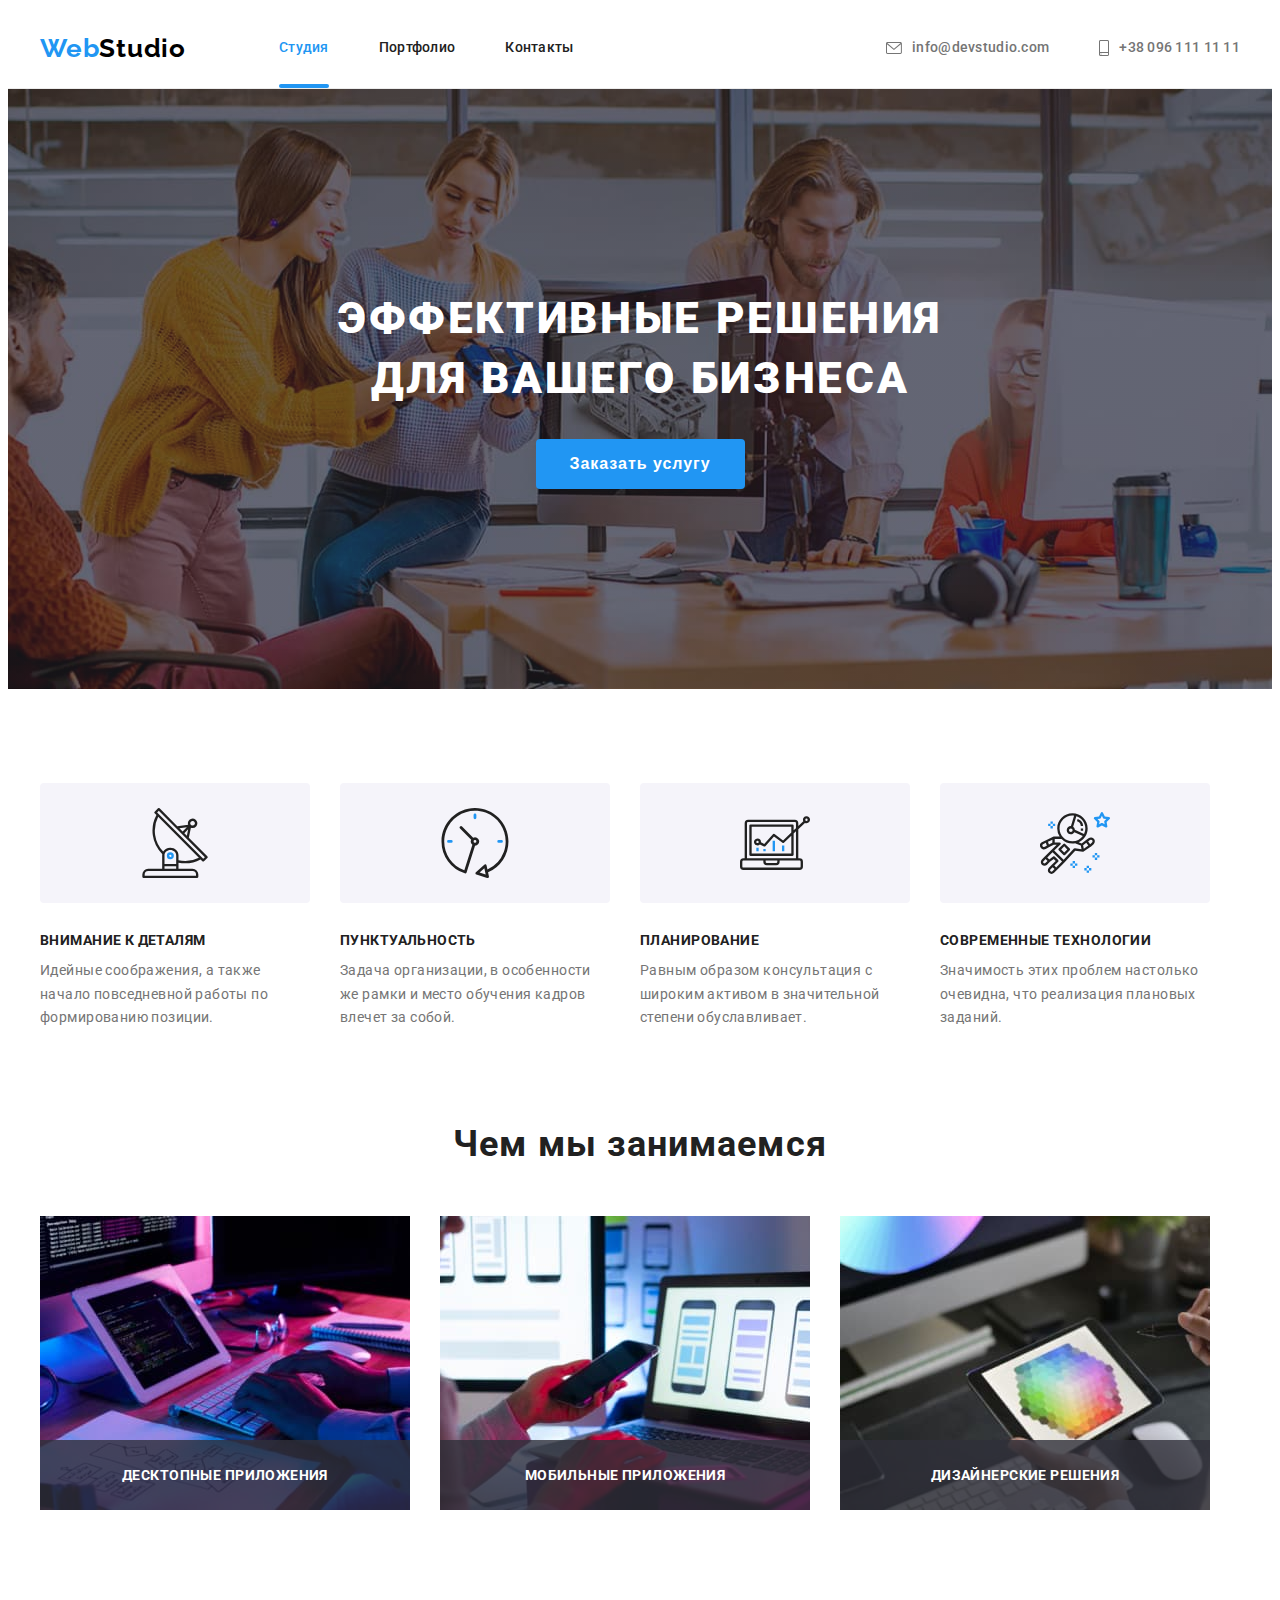
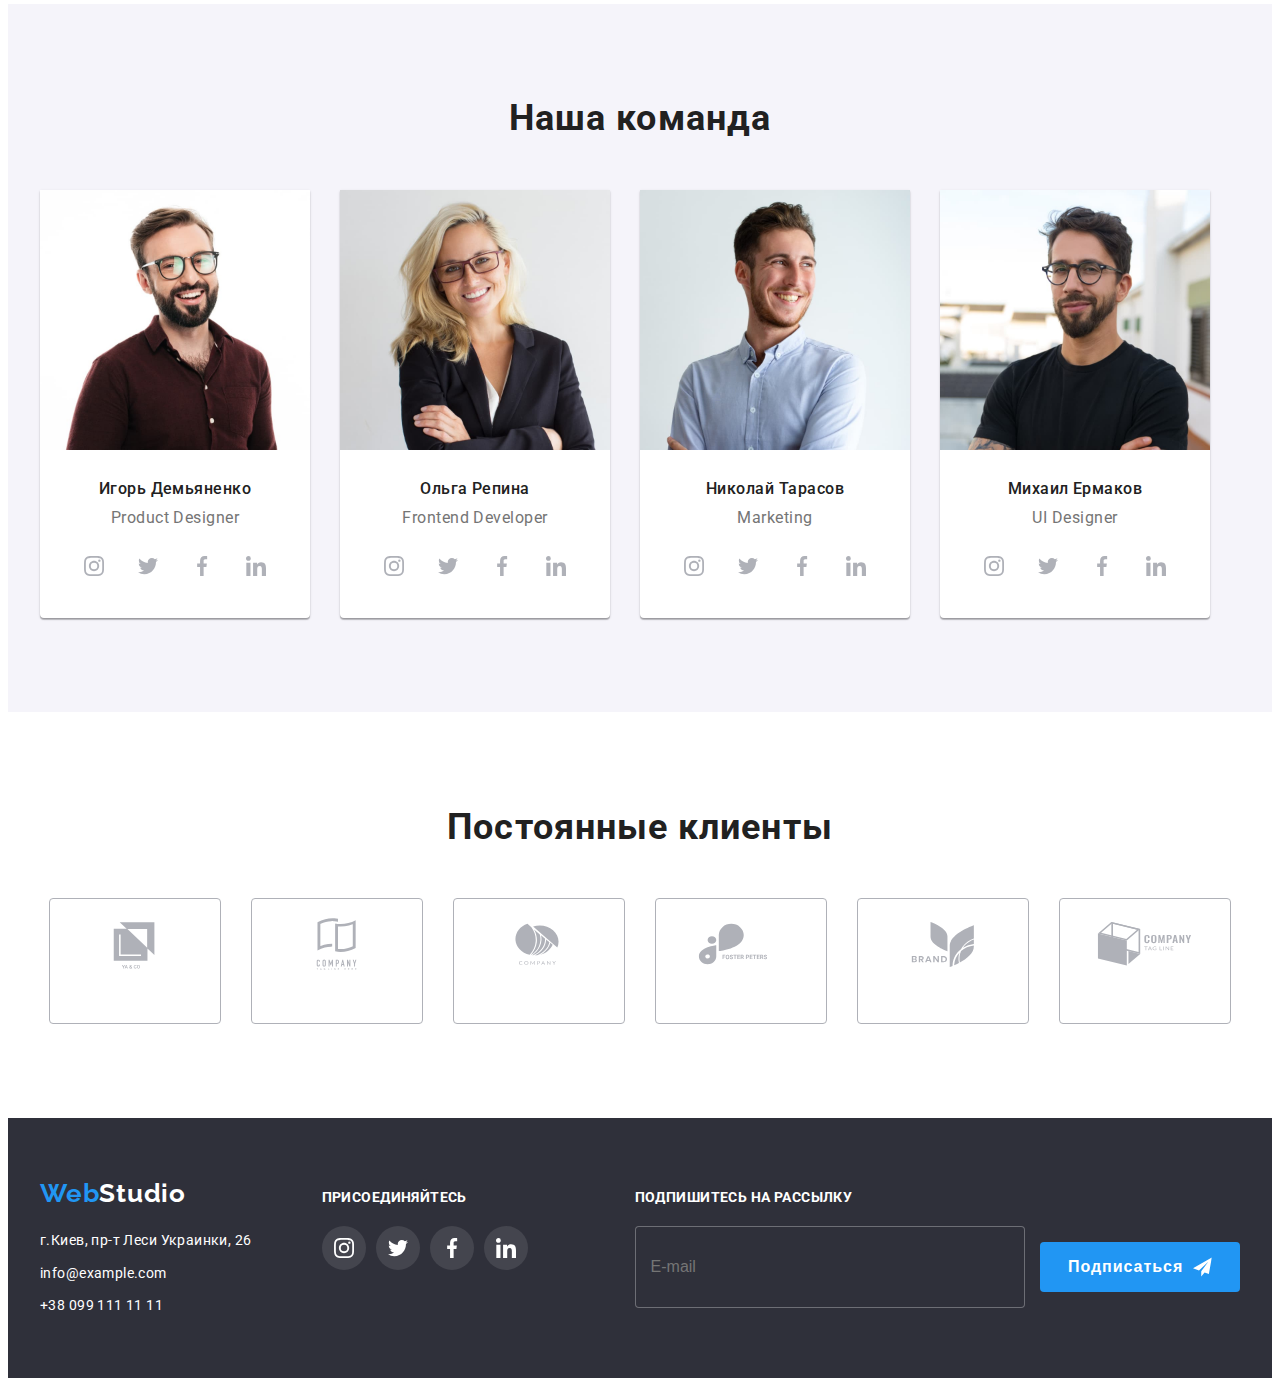
<file: index.html>
<!DOCTYPE html>
<html lang="ru">
<head>
    <meta charset="UTF-8">
    <meta http-equiv="X-UA-Compatible" content="IE=edge">
    <meta name="viewport" content="width=device-width, initial-scale=1.0">
    <link rel="preconnect" href="https://fonts.googleapis.com">
    <link rel="preconnect" href="https://fonts.gstatic.com" crossorigin>
    <link href="https://fonts.googleapis.com/css2?family=Raleway:wght@700&family=Roboto:wght@400;500;700;900&display=swap"
        rel="stylesheet">
    <title>WebStudio</title>
    <link rel="stylesheet" href="https://cdnjs.cloudflare.com/ajax/libs/modern-normalize/1.1.0/modern-normalize.min.css"
        integrity="sha512-wpPYUAdjBVSE4KJnH1VR1HeZfpl1ub8YT/NKx4PuQ5NmX2tKuGu6U/JRp5y+Y8XG2tV+wKQpNHVUX03MfMFn9Q=="
        crossorigin="anonymous" referrerpolicy="no-referrer" />
   <link rel="stylesheet" href="./css/styles.css">
</head>
<body> 
  <!-- header шапка сайта -->
    <header class="header">
        <div class="container header-nav">
     <nav class="header-nav">
     <a href="./index.html" class="header-logo link">
         <span class="header-accent link">Web</span>Studio</a>
        <ul class="header-list list">
            <li class="header-item">
                <a href="./index.html" class="header-link link currents current">Студия</a></li>
            <li class="header-item">
                <a href="./portfolio.html" class="header-link link ">Портфолио</a></li>
            <li class="header-item">
                <a href="" class="header-link link">Контакты</a></li>
        </ul>
     </nav>
    <ul class="header-adress list ">
        <li class="header-item item icon-mail">
            <a href="mailto:info@devstudio.com" class="header-mail link">
                <svg class="header-symbol" width="16" height="12">
                <use href="./img/svg-image/symbol-defs.svg#icon-mail"></use>
            </svg>info@devstudio.com</a></li>
        <li class="header-item icon-tel">
            <a href="tel:+380961111111" class="header-tel link">
                <svg class="header-symbol" width="10" height="16">
                <use href="./img/svg-image/symbol-defs.svg#icon-smartphone"></use>
            </svg>+38 096 111 11 11</a></li>
    </ul>
    </div>
        </header>
        <main>

    <!-- section Hero-->
    <section class="hero">
        <div class="container"> 
            <h1 class="hero-title">Эффективные решения <br> для вашего бизнеса</h1>
            <button type="button" class="hero-button" data-modal-open >Заказать услугу</button>
        </div>
    </section>
<!-- section 1 Преимущества-->
<section class="description">
    <div class="container">
    <h2 hidden>Преимущества</h2>
    <ul class="description-list list">
        <li class="description-item ">
            <div class="dexcription-picture">
                <svg class="description-icon">
                    <use href="./img/svg-image/symbol-defs.svg#icon-antenna"></use>
                </svg>
            </div>
            <h3 class="description-title">Внимание к деталям</h3>
            <p class="description-text">Идейные соображения, а также начало повседневной работы по формированию позиции.</p>
        </li>
        <li class="description-item icon-time">
            <div class="dexcription-picture">
            <svg class="description-icon">
                <use href="./img/svg-image/symbol-defs.svg#icon-clock"></use></svg>
                </div>
            <h3 class="description-title">Пунктуальность</h3>
            <p class="description-text">Задача организации, в особенности же рамки и место обучения кадров влечет за собой.</p>
        </li>
        <li class="description-item icon-laptop ">
            <div class="dexcription-picture">
            <svg class="description-icon">
                <use href="./img/svg-image/symbol-defs.svg#icon-diagram"></use></svg>
                </div>
            <h3 class="description-title">Планирование</h3>
            <p class="description-text">Равным образом консультация с широким активом в значительной степени обуславливает.</p>
        </li>
        <li class="description-item icon-astronaut">
            <div class="dexcription-picture">
            <svg class="description-icon">
            <use href="./img/svg-image/symbol-defs.svg#icon-astronaut"></use>
            </svg>
            </div>
            <h3 class="description-title">Современные технологии</h3>
            <p class="description-text">Значимость этих проблем настолько очевидна, что реализация плановых заданий.</p>
        </li>
    </ul>
    </div>
</section>
<!-- section 2 examples of works -->

<section class="about">
    <div class="container">
    <h2 class="about-title">Чем мы занимаемся</h2>
    <ul class="about-examples list">
        <li class="about-item">
            <img src="./img/jpg/box1.jpg" alt="box1" width="370" height="294" class="about-img">
            <div class="about-box">
                <p class="about-text">ДЕСКТОПНЫЕ ПРИЛОЖЕНИЯ</p>
            </div>
        </li>
        <li class="about-item">
            <img src="./img/jpg/box2.jpg" alt="box2" width="370" height="294" class="about-img">
            <div class="about-box">
                <p class="about-text">МОБИЛЬНЫЕ ПРИЛОЖЕНИЯ</p>
            </div>
        </li>
        <li class="about-item">
            <img src="./img/jpg/box3.jpg" alt="box3" width="370" height="294" class="about-img">
            <div class="about-box">
                <p class="about-text">ДИЗАЙНЕРСКИЕ РЕШЕНИЯ</p>
            </div>
        </li>
    </ul>
    </div>
</section>
<!-- section 3 photo people -->
<section class="team">
    <div class="container">
    <h2 class="team-title">Наша команда</h2>
    <ul class="team-person list">
        <li class="team-item">
            <img src="./img/people/img.jpg" alt="img" width="270" height="260" class="team-img">
            <div class="team-container">
            <h3 class="team-name">Игорь Демьяненко</h3>
            <p class="team-text">Product Designer</p>
            <ul class="team-networks list">
                <li class="team-list">
                    <a href="" target="_blank" rel="noopener noreferrer" class="team-link">
                        <svg class="team-icon">
                        <use href="./img/svg-image/symbol-defs.svg#icon-instagram"></use>
                        </svg>
                    </a>
                </li>
                <li class="team-list">
                    <a href="" target="_blank" rel="noopener noreferrer" class="team-link">
                    <svg class="team-icon">
                        <use href="./img/svg-image/symbol-defs.svg#icon-twitter">
                        </use>
                    </svg></a></li>
                <li class="team-list">
                    <a href="" target="_blank" rel="noopener noreferrer" class="team-link">
                    <svg class="team-icon"><use href="./img/svg-image/symbol-defs.svg#icon-facebook"></use>
                     </svg></a></li>
                <li class="team-list">
                    <a href="" target="_blank" rel="noopener noreferrer" class="team-link">
                     <svg class="team-icon"><use href="./img/svg-image/symbol-defs.svg#icon-linkedin"></use>
                    </svg></a></li>
            </ul>
            </div>
        </li>
        <li class="team-item">
            <img src="./img/people/img(1).jpg" alt="img1" width="270" height="260" class="team-img" >
            <div class="team-container">
            <h3 class="team-name">Ольга Репина</h3>
            <p class="team-text">Frontend Developer</p>
            <ul class="team-networks list">
                    <li class="team-list">
                        <a href="" target="_blank" rel="noopener noreferrer" class="team-link">
                            <svg class="team-icon"><use href="./img/svg-image/symbol-defs.svg#icon-instagram"></use>
                            </svg></a></li>
                    <li class="team-list">
                        <a href="" target="_blank" rel="noopener noreferrer" class="team-link link">
                            <svg class="team-icon"><use href="./img/svg-image/symbol-defs.svg#icon-twitter"></use>
                            </svg></a></li>
                    <li class="team-list">
                        <a href="" target="_blank" rel="noopener noreferrer" class="team-link">
                            <svg class="team-icon"><use href="./img/svg-image/symbol-defs.svg#icon-facebook"></use>
                            </svg></a></li>
                    <li class="team-list">
                        <a href="" target="_blank" rel="noopener noreferrer" class="team-link">
                            <svg class="team-icon"><use href="./img/svg-image/symbol-defs.svg#icon-linkedin"></use>
                            </svg>
                        </a></li>
            </ul>
            </div>
        </li>
        <li class="team-item">
            <img src="./img/people/img(2).jpg" alt="img2" width="270" height="260" class="team-img">
            <div class="team-container">
            <h3 class="team-name">Николай Тарасов</h3>
            <p class="team-text">Marketing</p>
            <ul class="team-networks list">
                <li class="team-list">
                    <a href="" target="_blank" rel="noopener noreferrer" class="team-link">
                        <svg class="team-icon"><use href="./img/svg-image/symbol-defs.svg#icon-instagram"></use>
                        </svg></a></li>
                <li class="team-list">
                    <a href="" target="_blank" rel="noopener noreferrer" class="team-link">
                        <svg class="team-icon"><use href="./img/svg-image/symbol-defs.svg#icon-twitter"></use>
                        </svg></a></li>
                <li class="team-list">
                    <a href="" target="_blank" rel="noopener noreferrer" class="team-link">
                        <svg class="team-icon"><use href="./img/svg-image/symbol-defs.svg#icon-facebook"></use>
                        </svg></a></li>
                <li class="team-list">
                    <a href="" target="_blank" rel="noopener noreferrer" class="team-link">
                        <svg class="team-icon"><use href="./img/svg-image/symbol-defs.svg#icon-linkedin"></use>
                        </svg>
                    </a></li>
            </ul>
            </div>
        </li>
        <li class="team-item">
            <img src="./img/people/img(3).jpg" alt="img3" width="270" height="260" class="team-img">
            <div class="team-container">
            <h3 class="team-name">Михаил Ермаков</h3>
            <p class="team-text">UI Designer</p>
            <ul class="team-networks list">
                <li class="team-list">
                    <a href="" target="_blank" rel="noopener noreferrer" class="team-link">
                    <svg class="team-icon"><use href="./img/svg-image/symbol-defs.svg#icon-instagram"></use>
                    </svg></a></li>
                <li class="team-list">
                    <a href="" target="_blank" rel="noopener noreferrer" class="team-link">
                    <svg class="team-icon"><use href="./img/svg-image/symbol-defs.svg#icon-twitter"></use>
                    </svg></a></li>
                <li class="team-list">
                    <a href="" target="_blank" rel="noopener noreferrer" class="team-link">
                    <svg class="team-icon"><use href="./img/svg-image/symbol-defs.svg#icon-facebook"></use>
                    </svg></a></li>
                <li class="team-list">
                    <a href="" target="_blank" rel="noopener noreferrer" class="team-link">
                    <svg class="team-icon"><use href="./img/svg-image/symbol-defs.svg#icon-linkedin"></use>
                    </svg>
                </a></li>
            </ul>
            </div>
        </li>
    </ul>
    </div>
    
    </section>

<!-- --Section 4 Clients-- -->


         <section class="clients">
         <div class="container">
         <h2 class="clients-title">Постоянные клиенты</h2>
         <ul class="clients-list list">
         <li class="clients-box">
             <a class="clients-link" href="" target="_blank" rel="noopener noreferrer">
                <svg class="clients-symbol">
                    <use href="./img/svg-image/symbol-defs.svg#icon-Logo1"></use>
                </svg>
            </a>
        </li>
         <li class="clients-box"><a class="clients-link" href="" target="_blank" rel="noopener noreferrer">
             <svg class="clients-symbol"><use href="./img/svg-image/symbol-defs.svg#icon-Logo2"></use></svg></a></li>
         <li class="clients-box"><a class="clients-link" href="" target="_blank" rel="noopener noreferrer">
            <svg class="clients-symbol"><use href="./img/svg-image/symbol-defs.svg#icon-Logo3"></use></svg></a></li>
         <li class="clients-box"><a class="clients-link" href="" target="_blank" rel="noopener noreferrer">
            <svg class="clients-symbol"><use href="./img/svg-image/symbol-defs.svg#icon-Logo4"></use></svg></a></li>
         <li class="clients-box"><a  class="clients-link" href="" target="_blank" rel="noopener noreferrer">
            <svg class="clients-symbol"><use href="./img/svg-image/symbol-defs.svg#icon-Logo5"></use></svg></a></li>
         <li class="clients-box"><a class="clients-link" href="" target="_blank" rel="noopener noreferrer">
            <svg class="clients-symbol"><use href="./img/svg-image/symbol-defs.svg#icon-Logo6"></use></svg></a></li>
         </ul>
         </div>
    </section>
</main>
         <!-- footer -->
        <footer class="footer">
            <div class="container container-footer">
            <div class="footer-address">
             <h2 hidden>адрес</h2>
            <a href="./index.html" class="footer-link link">
            <span class="footer-logo-accent link">Web</span>Studio</a>
            <address>
            <ul class="footer-list list">
            <li class="footer-item">
            <a href="https://goo.gl/maps/7h8aDrKKwfjGKreX9" target="_blank" rel="noopener noreferrer"
            class="footter-list-text link">
                г.Киев, пр-т Леси Украинки, 26</a>
            </li>
            <li class="footer-item">
             <a href="mailto:info@example.com" class="footer-mail-info link">info@example.com</a>
            </li>
            <li class="footer-item">
             <a href="tel:+380991111111" class="footer-tel-info link">+38 099 111 11 11</a>
            </li>
            </ul>
             </address>
            </div>
        <div>
            <p class="footer-welcome">присоединяйтесь</p>
            <ul class="footer-icons list">
                <li class="footer-links">
                    <a href="" target="_blank" rel="noopener noreferrer" class="footer-note">
                        <svg class="footer-icon">
                            <use href="./img/svg-image/symbol-defs.svg#icon-instagram"></use>
                        </svg></a>
                </li>
                <li class="footer-links">
                    <a href="" target="_blank" rel="noopener noreferrer" class="footer-note">
                        <svg class="footer-icon">
                            <use href="./img/svg-image/symbol-defs.svg#icon-twitter"></use>
                        </svg></a>
                </li>
                <li class="footer-links">
                    <a href="" target="_blank" rel="noopener noreferrer" class="footer-note">
                        <svg class="footer-icon">
                            <use href="./img/svg-image/symbol-defs.svg#icon-facebook"></use>
                        </svg></a>
                </li>
                <li class="footer-links">
                    <a href="" target="_blank" rel="noopener noreferrer" class="footer-note">
                        <svg class="footer-icon">
                            <use href="./img/svg-image/symbol-defs.svg#icon-linkedin"></use>
                        </svg></a>
                </li>
            </ul>
        </div>
   
        <div class="online-section">
            <p class="online-text">ПОДПИШИТЕСЬ НА РАССЫЛКУ</p>
           <form class="online-form">
            <input type="email" class="online-input" 
                name="online-name" 
                placeholder="E-mail"/>
            <button type="submit" class="online-button">Подписаться
                <svg class="online-icon" width="24" height="24">
                    <use href="./img/svg-image/symbol-defs.svg#icon-icon-send"></use>
                </svg>
            </button>
            </form>
        </div>
    </div>
    
        </footer>

<div class="backdrop is-hidden" data-modal >
            <div class="modal">
                <button class="modal-button" data-modal-close >
                    <svg class="modal-svg"><use href="./img/svg-image/symbol-defs.svg#icon-button-close"></use></svg>
                </button>
                <p class="modal-title">Оставьте свои данные, мы вам перезвоним</p>
                <form class="modal-form">
                    <div class="modal-field">
                        <label class="modal-label">Имя</label>
                            <div class="input-wrap">
                                <input type="text" class="modal-input"
                     name="user-name"
                      placeholder=" "
                      required
                      minlength="2"/>
                        
                        <svg class="modal-icon"><use href="./img/svg-image/symbol-defs.svg#icon-person"></use></svg>
                    </div>
                </div>
                    <div class="modal-field">
                    <label class="modal-label">Телефон</label>
                        <div class="input-wrap">
                    <input type="tel" class="modal-input" 
                    name="user-tel"
                     placeholder=" "
                     required/>
                    
                    <svg class="modal-icon">
                        <use href="./img/svg-image/symbol-defs.svg#icon-phone"></use>
                    </svg>
                    </div>
                    </div>
                    <div class="modal-field">
                    <label class="modal-label">Почта</label>
                    <div class="input-wrap">
                    <input type="email" class="modal-input" 
                    name="user-emal" 
                    placeholder=" "
                    required/>
                    
                    <svg class="modal-icon">
                        <use href="./img/svg-image/symbol-defs.svg#icon-email"></use>
                    </svg>
                    </div>
                    </div>
                    <label for="user-text" class="modal-label">Комментарий</label>
                        <textarea name="user-text" 
                        placeholder="Введите текст"
                        id="user-text" 
                        class="modal-text"></textarea>
                        
                        <div class="modal-fields">
                        <input type="checkbox" name="privacy"
                                value="true" 
                                id="privacy"
                                class="modal-check visually-hidden " >
                         <label for="privacy" class="check-text">
                            <span>Соглашаюсь с рассылкой и принимаю
                                <a href="" class="check-link">Условия договора</a>
                            </span>
                            </label>
                        </div>
            <button type="submit" class="modal-buttons">Отправить</button>   
            </form>
            </div>
        </div>
        <script src="./js/modal.js"></script>
</body>
</html>
</file>
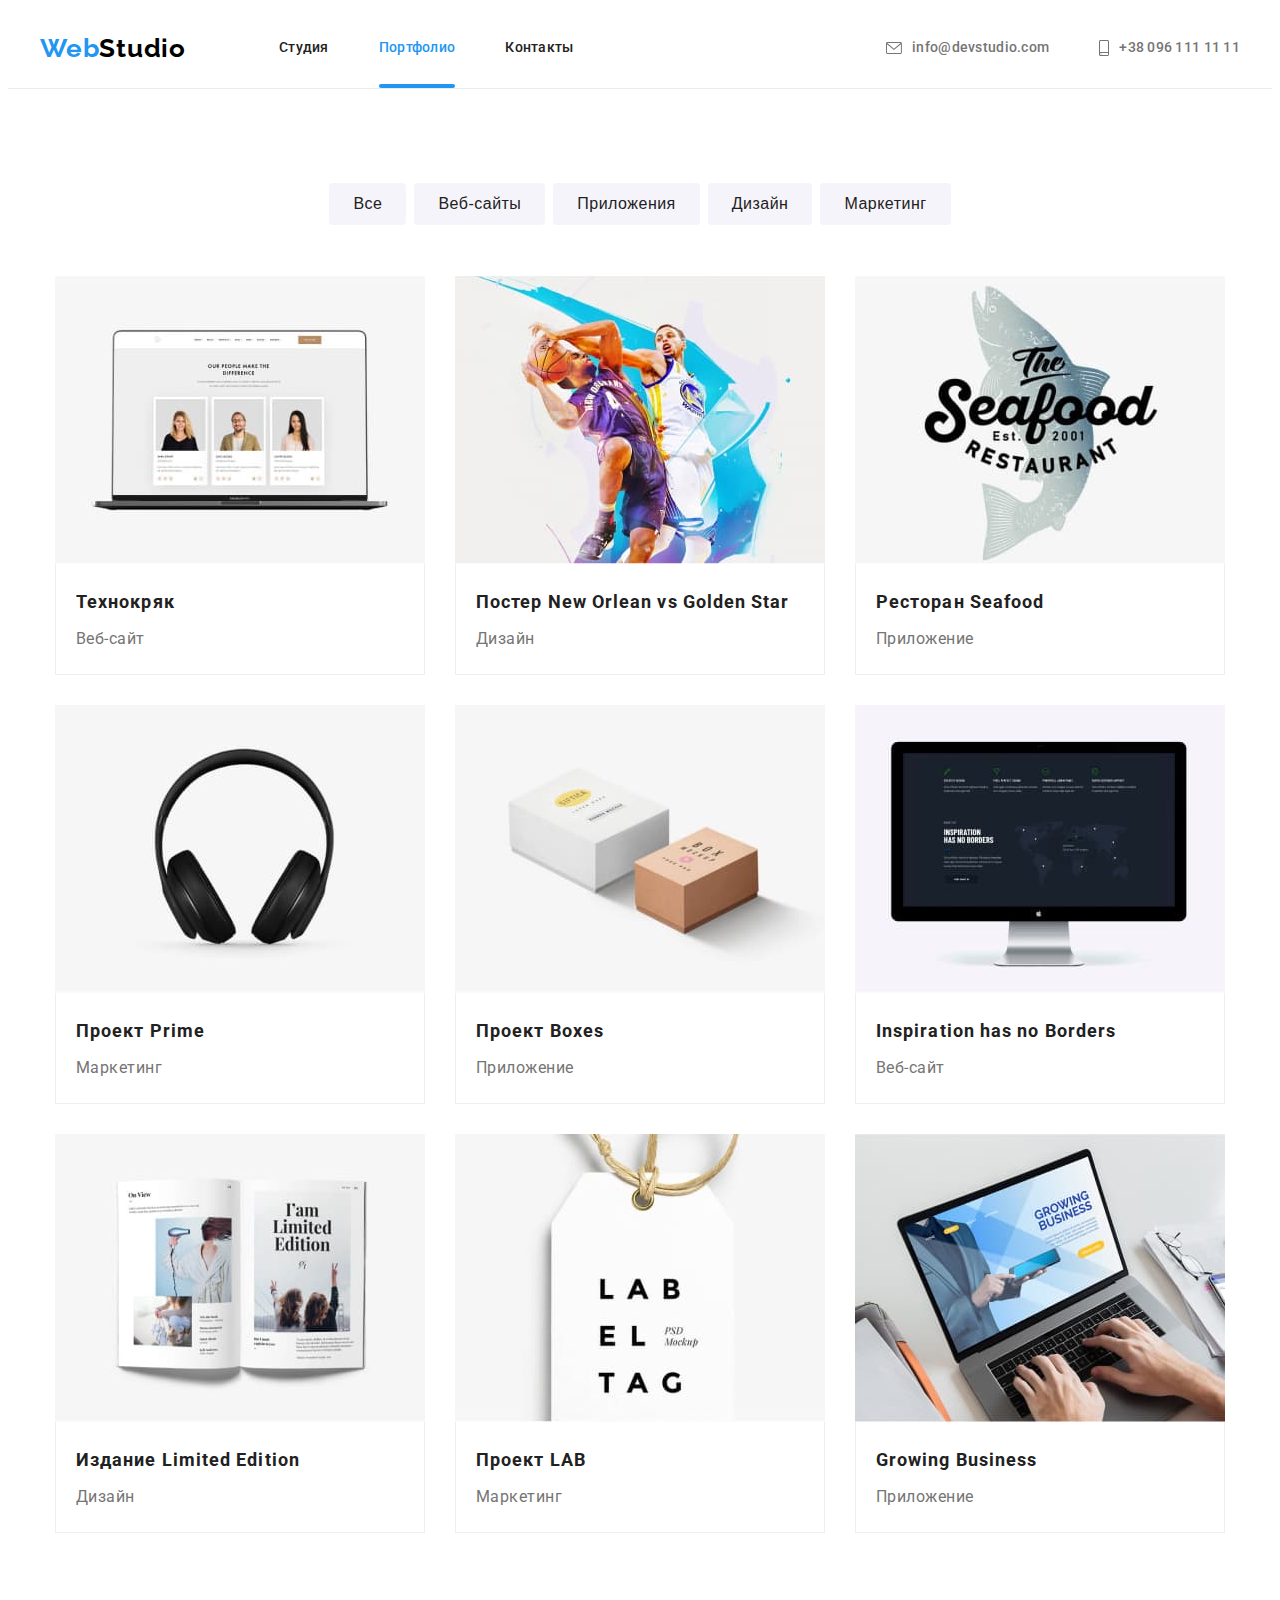
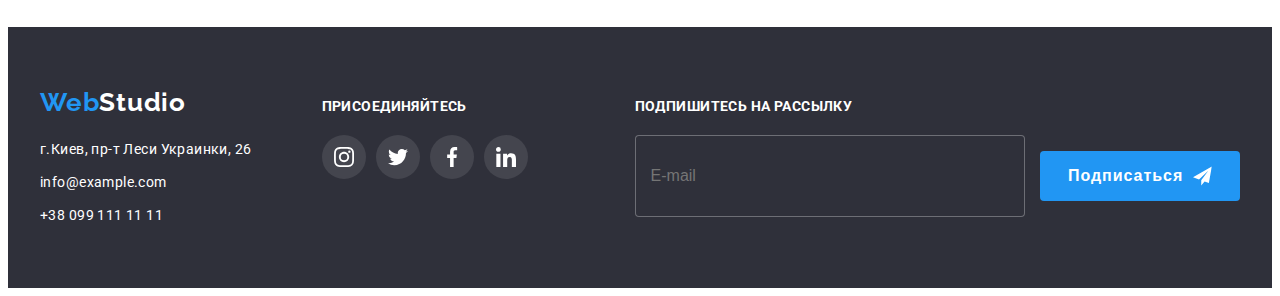
<file: portfolio.html>
<!DOCTYPE html>
<html lang="ru">

<head>
    <meta charset="UTF-8">
    <meta http-equiv="X-UA-Compatible" content="IE=edge">
    <meta name="viewport" content="width=device-width, initial-scale=1.0">
    <link rel="preconnect" href="https://fonts.googleapis.com">
    <link rel="preconnect" href="https://fonts.gstatic.com" crossorigin>
    <link
        href="https://fonts.googleapis.com/css2?family=Raleway:wght@700&family=Roboto:wght@400;500;700;900&display=swap"
        rel="stylesheet">
    <title>WebStudio</title>
<link rel="stylesheet" href="https://cdnjs.cloudflare.com/ajax/libs/modern-normalize/1.1.0/modern-normalize.min.css"
    integrity="sha512-wpPYUAdjBVSE4KJnH1VR1HeZfpl1ub8YT/NKx4PuQ5NmX2tKuGu6U/JRp5y+Y8XG2tV+wKQpNHVUX03MfMFn9Q=="
    crossorigin="anonymous" referrerpolicy="no-referrer" />
    <link rel="stylesheet" href="./css/styles.css">
</head>

<body>
    <!-- header шапка сайта -->
<header class="header">
   <div class="container header-nav">
    <nav class="header-nav">
    <a href="./index.html" class="header-logo link">
        <span class="header-accent link">Web</span>Studio</a>
     <ul class="header-list list">
     <li class="header-item">
         <a href="./index.html" class="header-link link">Студия</a></li>
     <li class="header-item">
         <a href="./portfolio.html" class="header-link link currents current">Портфолио</a></li>
     <li class="header-item">
         <a href="" class="header-link link">Контакты</a></li>
        </ul>
    </nav>
        <ul class="header-adress list ">
            <li class="header-item item icon-mail">
                <a href="mailto:info@devstudio.com" class="header-mail link">
                    <svg class="header-symbol" width="16" height="12">
                        <use href="./img/svg-image/symbol-defs.svg#icon-mail"></use>
                    </svg>info@devstudio.com</a>
            </li>
            <li class="header-item icon-tel">
                <a href="tel:+380961111111" class="header-tel link">
                    <svg class="header-symbol" width="10" height="16">
                        <use href="./img/svg-image/symbol-defs.svg#icon-smartphone"></use>
                    </svg>+38 096 111 11 11</a>
            </li>
        </ul>
    </div>
</header>
    <main>
        <!-- Filter -->
        <section class="portfolio">
            <div class="container">
            <h1 hidden>Проекты</h1>
<ul class="portfolio-list list">
    <li class="item"><button type="button" class="portfolio-button">Все</button> </li>
   <li class="item"><button type="button" class="portfolio-button">Веб-сайты</button>
    </li>
    <li class="item"><button type="button" class="portfolio-button">Приложения</button></li>
    <li class="item"><button type="button" class="portfolio-button">Дизайн</button></li>
    <li class="item"><button type="button" class="portfolio-button">Маркетинг</button></li>
</ul>
<!-- Portfolio  -->
<ul class="portfolio-choice list">
    <li class="portfolio-item">
        <a href="" class="portfolio-link">
            <div class="portfolio-foto">
            <img src="./img/portfolio/img1.jpg" alt="picture1" width="370" class="portfolio-img">
             <p class="portfolio-paragraf">Ресурс предлагает комплексные предложения с разным
                    уровнем функционала и сервисов. Все это позволит посетителю получить
                    исчерпывающие сведения о компании или частном лице.</p>
                 </div>
            <div class="portfolio-container">
            <h2 class="portfolio-name">Технокряк</h2>
            <p class="portfolio-text">Веб-сайт</p>
            </div>
        </a>
        
    </li>
    <li class="portfolio-item">
        <a href="" class="portfolio-link">
            <div class="portfolio-foto">
            <img src="./img/portfolio/img2.jpg" alt="picture2" width="370"  class="portfolio-img">
            <p class="portfolio-paragraf">Ресурс предлагает комплексные предложения с разным
                уровнем функционала и сервисов. Все это позволит посетителю получить
                исчерпывающие сведения о компании или частном лице.</p>
            </div>
        <div class="portfolio-container">
            <h2 class="portfolio-name">Постер New Orlean vs Golden Star</h2>
        <p class="portfolio-text">Дизайн</p>
        </div>
    </a>
        </li>
    <li class="portfolio-item">
        <a href="" class="portfolio-link">
            <div class="portfolio-foto">
        <img src="./img/portfolio/img3.jpg" alt="picture3" width="370" class="portfolio-img">
        <p class="portfolio-paragraf">Ресурс предлагает комплексные предложения с разным
            уровнем функционала и сервисов. Все это позволит посетителю получить
            исчерпывающие сведения о компании или частном лице.</p>
            </div>
        <div class="portfolio-container">
        <h2 class="portfolio-name">Ресторан Seafood</h2>
        <p class="portfolio-text">Приложение</p>
        </div>
    </a>
        </Li>
    <li class="portfolio-item">
        <a href="" class="portfolio-link">
            <div class="portfolio-foto">
        <img src="./img/portfolio/img4.jpg" alt="picture4" width="370" class="portfolio-img">
        <p class="portfolio-paragraf">Ресурс предлагает комплексные предложения с разным
            уровнем функционала и сервисов. Все это позволит посетителю получить
            исчерпывающие сведения о компании или частном лице.</p>
            </div>
        <div class="portfolio-container">
        <h2 class="portfolio-name">Проект Prime</h2>
        <p class="portfolio-text">Маркетинг</p>
    </div>
    </a>
       </li>
    <li class="portfolio-item">
        <a href="" class="portfolio-link">
            <div class="portfolio-foto">
        <img src="./img/portfolio/img5.jpg" alt="picture5" width="370" class="portfolio-img">
        <p class="portfolio-paragraf">Ресурс предлагает комплексные предложения с разным
            уровнем функционала и сервисов. Все это позволит посетителю получить
            исчерпывающие сведения о компании или частном лице.</p>
            </div>
        <div class="portfolio-container">
        <h2 class="portfolio-name">Проект Boxes</h2>
        <p class="portfolio-text">Приложение</p>
        </div>
    </a>
        </li>
    <li class="portfolio-item">
        <a href="" class="portfolio-link">
            <div class="portfolio-foto">
        <img src="./img/portfolio/img6.jpg" alt="picture6" width="370" class="portfolio-img">
        <p class="portfolio-paragraf">Ресурс предлагает комплексные предложения с разным
            уровнем функционала и сервисов. Все это позволит посетителю получить
            исчерпывающие сведения о компании или частном лице.</p>
            </div>
        <div class="portfolio-container">
        <h2 class="portfolio-name">Inspiration has no Borders</h2>
        <p class="portfolio-text">Веб-сайт</p>
        </div>
    </a>
        </li>
    <li class="portfolio-item">
        <a href="" class="portfolio-link">
            <div class="portfolio-foto">
        <img src="./img/portfolio/img7.jpg" alt="picture7" width="370" class="portfolio-img">
        <p class="portfolio-paragraf">Ресурс предлагает комплексные предложения с разным
            уровнем функционала и сервисов. Все это позволит посетителю получить
            исчерпывающие сведения о компании или частном лице.</p>
            </div>
        <div class="portfolio-container">
        <h2 class="portfolio-name">Издание Limited Edition</h2>
        <p class="portfolio-text">Дизайн</p>
        </div>
    </a>
    </li>
    <li class="portfolio-item">
        <a href="" class="portfolio-link">
            <div class="portfolio-foto">
        <img src="./img/portfolio/img8.jpg" alt="picture8" width="370" class="portfolio-img">
        <p class="portfolio-paragraf">Ресурс предлагает комплексные предложения с разным
            уровнем функционала и сервисов. Все это позволит посетителю получить
            исчерпывающие сведения о компании или частном лице.</p>
            </div>
        <div class="portfolio-container">
        <h2 class="portfolio-name">Проект LAB</h2>
        <p class="portfolio-text">Маркетинг</p>
        </div>
        </a>
        </li>
    <li class="portfolio-item">
        <a href="" class="portfolio-link">
            <div class="portfolio-foto">
        <img src="./img/portfolio/img9.jpg" alt="picture9" width="370" class="portfolio-img">
        <p class="portfolio-paragraf">Ресурс предлагает комплексные предложения с разным
            уровнем функционала и сервисов. Все это позволит посетителю получить
            исчерпывающие сведения о компании или частном лице.</p>
            </div>
        <div class="portfolio-container">
        <h2 class="portfolio-name">Growing Business</h2>
        <p class="portfolio-text">Приложение</p>
        </div>
        </a>
        </li>
    </ul>
    </div>
    </section>   
    </main>

    <!-- footer -->
<footer class="footer">
    <div class="container container-footer">
        <div class="footer-address">
 <a href="./index.html" class="footer-link link">
 <span class="footer-logo-accent link">Web</span>Studio</a>
 <address>
<ul class="footer-list list">
    <li class="footer-item">
        <a href="https://goo.gl/maps/7h8aDrKKwfjGKreX9" 
        target="_blank" rel="noopener noreferrer"
                    class="footter-list-text link">
                    г.Киев, пр-т Леси Украинки, 26</a>
    </li>
     <li class="footer-item">
         <a href="mailto:info@example.com" 
         class="footer-mail-info link">info@example.com</a>
    </li>
    <li class="footer-item">
         <a href="tel:+380991111111" 
         class="footer-tel-info link">+38 099 111 11 11</a>
    </li>
        </ul>
</address>
</div>
<div>
    <p class="footer-welcome">присоединяйтесь</p>
    <ul class="footer-icons list">
        <li class="footer-links">
            <a href="" target="_blank" rel="noopener noreferrer" class="footer-note">
                <svg class="footer-icon">
                    <use href="./img/svg-image/symbol-defs.svg#icon-instagram"></use>
                </svg></a>
        </li>
        <li class="footer-links">
            <a href="" target="_blank" rel="noopener noreferrer" class="footer-note">
                <svg class="footer-icon">
                    <use href="./img/svg-image/symbol-defs.svg#icon-twitter"></use>
                </svg></a>
        </li>
        <li class="footer-links">
            <a href="" target="_blank" rel="noopener noreferrer" class="footer-note">
                <svg class="footer-icon">
                    <use href="./img/svg-image/symbol-defs.svg#icon-facebook"></use>
                </svg></a>
        </li>
        <li class="footer-links">
            <a href="" target="_blank" rel="noopener noreferrer" class="footer-note">
                <svg class="footer-icon">
                    <use href="./img/svg-image/symbol-defs.svg#icon-linkedin"></use>
                </svg></a>
        </li>
    </ul>
</div>
<div class="online-section">
    <p class="online-text">ПОДПИШИТЕСЬ НА РАССЫЛКУ</p>
    <form class="online-form">
    <input type="email" class="online-input" name="online-name" placeholder="E-mail" />
    <button type="submit" class="online-button">Подписаться
        <svg class="online-icon" width="24" height="24">
            <use href="./img/svg-image/symbol-defs.svg#icon-icon-send"></use>
        </svg>
    </button>
    </form>
</div>

</div>
</footer>
</body>

</html>
</file>
<file: css/styles.css>
:root {
    --primary-text-color: #212121;
    --secondary-text-color: #757575;
    --accent-color: #2196F3;
    --title-color: #FFFFFF;
    --logo-color: #000000;
    --button-portfolio-bg: #F5F4FA;
    --primary-background-color: #E5E5E5;
    --secondary-background-color: #2F303A;
}

.header-link.current {
    color: var(--accent-color);
}

body {
    font-family: 'Roboto' , sans-serif;
    font-size: 14px;
    color: var(--secondary-text-color);
    background: var(--title-color);
    letter-spacing: 0.03em;
}

.container {
    width: 1200px;
    padding-left: 15px;
    padding-right: 15px;
    margin: 0 auto;
}

.header-accent,
.header-logo { 
        font-family: "Raleway" , sans-serif;
        font-weight: 700;
        font-size: 26px;
        line-height: 1.19;
         letter-spacing: 0.03em;
        color: var(--accent-color);
}
 /* -----------HEADER --------------*/
.header-logo {
     color: var(--logo-color);
}

.list {
    list-style: none;
    padding: 0;
    margin: 0;
}

.link {
    text-decoration: none;
}

.header {
    border-bottom: 1px solid #ECECEC;
}

.header-list { 
    display:flex;
    margin-left: 93px;}

.header-nav { 
    display: flex;
    align-items: center;

}


.header-item { 
    margin-right: 50px;
}

.header-item:last-child { 
    margin-right: 0;}

.header-logo {
    font-weight: 700;
    font-size: 26px;
    line-height: 1.19;
    letter-spacing: 0.03em;
}

.header-adress { 
    display: flex;
    margin-left: auto;}

.header-adress .item + .item {
    margin-left: 50px;
}


.header-link {
    position: relative;
    display: block;
     padding-top: 32px;
     padding-bottom: 32px;
    font-weight: 500;
    line-height: 1.14;
    letter-spacing: 0.02em;
    color: var(--primary-text-color);
    transition: color 250ms cubic-bezier(0.4, 0, 0.2, 1);

}

.header-link:hover,
.header-link:focus {
    color: var(--accent-color);
}

.header-link.currents::after {
    content: "";
    display: block;
    position: absolute;
    width: 100%;
    height: 4px;
    background-color: var(--accent-color);
    border-radius: 2px;
    left: 0;
    bottom:0;
}




.header-tel,
.header-mail {
    display: flex;
    align-items: center;
    padding-top: 32px;
    padding-bottom: 32px;
    margin-bottom: 0;
    font-weight: 500;
    line-height: 1.14;
    letter-spacing: 0.02em;
    color: var(--secondary-text-color);
    transition: color 250ms cubic-bezier(0.4, 0, 0.2, 1);

}

.header-symbol {
    fill: currentColor;
    margin-right: 10px;
}

.header-tel:hover,
.header-tel:focus,
.header-mail:hover,
.header-mail:focus {
    color: var(--accent-color);
}
/* -----------SECTION HERO------------- */
.hero {
    background: var(--secondary-background-color);
    max-width: 1600px;
    padding-top: 200px;
    padding-bottom: 200px;
    text-align: center; 
    margin-left: auto;
        margin-right: auto;
        background-size: cover;
        background-position: center;
        background-repeat: no-repeat;
        background-image: linear-gradient(to right, rgba(47, 48, 58, 0.4), rgba(47, 48, 58, 0.4)), 
        url(../img/img-hero.jpg);       
}

h1, h2, h3, p {
    margin: 0;
    padding: 0;
}

section {
    padding-top: 94px;
    padding-bottom: 94px;
}

.hero-title {
    margin-bottom: 30px;
    font-weight: 900;
    font-size: 44px;
    line-height: 1.36;
    letter-spacing: 0.06em;
    text-transform: uppercase;
    color: var(--title-color);
}

.hero-button {
    border-color: transparent;
    border-radius: 4px;
    padding: 10px 32px;
    min-width: 200px;
    height: 50px;
    font-weight: 700;
    font-size: 16px;
    line-height: 1.88;
    display: flex;
    align-items: center;
    margin: 0 auto;
    letter-spacing: 0.06em;
    color: var(--title-color);
    background-color: var(--accent-color);
    cursor: pointer;
    transition: background-color 250ms cubic-bezier(0.4, 0, 0.2, 1),
    color 250ms cubic-bezier(0.4, 0, 0.2, 1);
}

.hero-button:hover,
.hero-button:focus {
    color: var(--title-color);
    background-color: var(--accent-color);}

/* ---------SECTION 1 ПРЕИМУЩЕСТВА---------- */

.description-list { 
    display: flex;
}

.description-item {
    display: block;
    width: 270px;
    margin-right: 30px;
}

.description-item:last-child {
    margin-right: 0;
}

.dexcription-picture {
    display: flex;
    justify-content: center;
    align-items: center;
    width: 270px;
    height: 120px;
    background: #F5F4FA;
        border-radius: 4px;
        margin-bottom: 30px;
}

.description-icon {
    width: 70px;
    height: 70px;
}

.description-title {
    margin-bottom: 10px;
    font-size: 14px;
    font-weight: 700;
    line-height: 1.14;
    letter-spacing: 0.03em;
    text-transform: uppercase;
    color: var(--primary-text-color); 
    }

.description-text {
    margin-top: 10px;
    line-height: 1.71;
    letter-spacing: 0.03em;
    color: var(--secondary-text-color);
 }

/* -------SECTION 2 EXAMPLES OF WORKS about-- */

.about {
    padding-top: 0;
}

.about-examples {
    display: flex;
    flex-wrap: wrap;
}

.about-item {
    position: relative;
    display: block;
    width: 370px;
    margin-right: 30px;
}

.about-item:last-child { 
    margin-right: 0;

}

.about-title {
    margin-bottom: 50px;
    font-weight: 700;
    font-size: 36px;
    line-height: 1.16;
    text-align: center;
    letter-spacing: 0.03em;
    color: var(--primary-text-color);
}

.about-box {
    position: absolute;
    display: flex;
    bottom: 0;
    width: 100%;
    height: 70px;
    justify-content: center;
    align-items: center;
    background-color: rgba(47, 48, 58, 0.8);
}

.about-text {
line-height: 100%;
align-items: center;
vertical-align: top;
color: var(--title-color);
font-weight: 700;


}

/* ------SECTION 3 Photo people (team)------- */

.team { 
    background-color: var(--button-portfolio-bg);

}

.team-title {
    margin-bottom: 50px;
    font-weight: 700;
    font-size: 36px;
    line-height: 1.16;
     text-align: center;
    letter-spacing: 0.03em;
    color: var(--primary-text-color);
}

.team-person {
    display: flex;
    flex-wrap: wrap;
}

.team-item {
    display: block;
    width: 270px;
    margin-right: 30px;
    background-color: var(--title-color);
    box-shadow: 0px 1px 3px rgba(0, 0, 0, 0.12),
        0px 1px 1px rgba(0, 0, 0, 0.14),
        0px 2px 1px rgba(0, 0, 0, 0.2);
    border-radius: 0px 0px 4px 4px;
}

.team-item:last-child {
    margin-right: 0;
}

.team-container {
    padding-top: 30px;
    padding-bottom: 30px;
}

.team-name {
    margin-bottom: 10px;
    font-weight: 500;
    font-size: 16px;
    line-height: 1.18;
    text-align: center;
    letter-spacing: 0.03em;
    color: var(--primary-text-color);
}

.team-text {
    margin-bottom: 16px;
    font-size: 16px;
    line-height: 1.18;
    text-align: center;
    letter-spacing: 0.03em;
    color: var(--secondary-text-color);
}

.team-networks {
    display: flex;
    flex-wrap: wrap;
    justify-content: center;
    padding: 0;
    margin: 0;
    
}

.team-list:not(:last-child) {
    margin-right: 10px;
}

.team-link {
    display: flex;
    align-items: center;
    justify-content: center;
    width: 44px;
    height: 44px;
    padding: 0;
    background-color: transparent;
    border-radius: 50%;
    color: #AFB1B8;
    transition: background-color  250ms cubic-bezier(0.4, 0, 0.2, 1),
    color 250ms cubic-bezier(0.4, 0, 0.2, 1);
}



.team-icon {
    width: 20px;
    height: 20px;
    fill:currentColor ;
    
}

.team-link:hover,
.team-link:focus {
    background-color: var(--accent-color);
    
    color: var(--title-color);
}




img {
    display: block;
    max-width: 100%;
    height: auto;
}

/* ----------Section 4 Clients----------- */

.clients-list {
    display: flex;
    flex-wrap: wrap;
    align-items: center;
        justify-content: center;
        padding: 0;
        margin: 0;
        
}

.clients-title {
    padding: 0;
    margin-bottom: 50px;
    font-weight: 700;
    font-size: 36px;
    line-height: 42px;
    text-align: center;
    letter-spacing: 0.03em;
    color: var(--primary-text-color);
}

.clients-box {
    display: flex;
    justify-content: center;
    align-items: center;
    margin-right: 30px;
    
}

.clients-link {
    display: inline-block;
    height: 92px;
        width: 170px;
        text-align: center;
        padding-top: 16px;
        padding-bottom: 16px;
        border: 1px solid #AFB1B8;
        border-radius: 4px;
        color: #AFB1B8;
        transition:  background-color 250ms cubic-bezier(0.4, 0, 0.2, 1),
                     color 250ms cubic-bezier(0.4, 0, 0.2, 1);
}

.clients-box:last-child {
    margin-right: 0;
}

.clients-link:hover,
.clients-link:focus {
    border-color: var(--accent-color);
    color: var(--accent-color);
}
.clients-symbol {
    width: 106px;
    height: 60px;
    fill: currentColor;
}




/* ------FOOTER---------- */

.footer { 
    background-color:
     var(--secondary-background-color);
     padding-top: 60px;
     padding-bottom: 60px;
}

.container-footer {
    margin: 0 auto;
    padding: 0 15px;
    display: flex;
    flex-wrap: wrap;
    align-items: baseline;
}

.footer-address {
    margin-right: 70px;
}
.footer-logo-accent {
    font-family: 'Raleway', sans-serif;
    font-weight: 700;
    font-size: 26px;
    line-height: 1.19;
    letter-spacing: 0.03em;
    color: var(--accent-color);
}

.footer-logo-accent:focus,
.footer-logo-accent:hover { 
    color: var(--accent-color);
}

.footer-link {
    display: inline-block;
    margin-bottom: 20px;
    font-family: 'Raleway', sans-serif;
    font-weight: 700;
    font-size: 26px;
    line-height: 1.19;
    letter-spacing: 0.03em;
    color: var(--title-color);
}

.footer-mail-info,
.footer-tel-info {
    color: rgba(255, 255, 255, 0.6);
    transition: color 250ms cubic-bezier(0.4, 0, 0.2, 1);
}

.footer-mail-info:hover,
.footer-mail-info:focus,
.footer-tel-info:hover,
.footer-tel-info:focus {
    color: var(--accent-color);
}

.footer-item:not(:last-child) {
    margin-bottom: 9px;
}


.footter-list-text,
.footer-mail-info,
.footer-tel-info
 {  
    font-family: inherit;
    font-style: normal;
    line-height: 1.71;
    letter-spacing: 0.03em;
    color: var(--title-color);
}



.footer-welcome {
    margin-bottom: 20px;
    font-weight: 700;
    font-size: 14px;
    line-height: 1.14;
    letter-spacing: 0.03em;
    text-transform: uppercase;
    color: var(--title-color);
}

.footer-icons {
    display: flex;
}

.footer-note {
    display: flex;
    align-items: center;
    justify-content: center;
    width: 44px;
    height: 44px;
    border-radius: 50%;
    background-color: rgba(255, 255, 255, 0.1);
    transition: background-color  250ms cubic-bezier(0.4, 0, 0.2, 1),
                 border-radius 250ms cubic-bezier(0.4, 0, 0.2, 1);
}

.footer-links {
    display: flex;
    margin-right: 10px;
}

.footer-links:last-child {
    margin-right: 0;
}

.footer-icon {
    width: 20px ;
    height: 20px;
    fill: var(--title-color);
    transition: fill 250ms cubic-bezier(0.4, 0, 0.2, 1);
    
}

.footer-icon:hover,
.footer-icon:focus {
    fill: var(--title-color)
}

.footer-links:hover,
.footer-links:focus {
    background-color: var(--accent-color);
    border-radius: 50%;
}

.online-section {
    margin-left: auto;
}

.online-text {
    font-weight: 700;
    line-height: 1.14;
    color: var(--title-color);
    margin-bottom: 20px;
    text-transform: uppercase;
}

.online-button {
    display: inline-flex;
        align-items: center;
        justify-content: center;
        margin-left: 12px;
        text-align: center;
        letter-spacing: 0.06em;
        width: 200px;
        min-height: 50px;
        border-width: 0;
        border-radius: 4px;
        padding: 10px 28px;
        cursor: pointer;

        background: var(--accent-color);
            color: var(--title-color);
            font-weight: 700;
            font-size: 16px;
            line-height: 1.88;
}

.online-button:hover,
.online-button:focus {
    background-color: var(--accent-color);
    color: var(--title-color);
}

.online-icon {
    margin-left: 10px;
    width: 24px;
    height: 24px;
    fill: var(--title-color);
}

.online-input {
    width: 358px;
    height: 50px;
    padding: 15px 15px;
    border: 1px solid rgba(255, 255, 255, 0.3);
    border-radius: 4px;
    font-style: Rregular;
     font-size: 16px;
      line-height: 20px;
      text-align: left; 
      vertical-align: center;
       letter-spacing: 3%;
       color: rgba(255, 255, 255, 0.6);
    outline: none;
    background-color: #2F303A;

}

.online-input:focus {
    border-color: var(--accent-color);
}


/*------ Portfolio.html ---------*/

.portfolio-list { 
    display: flex;
    flex-wrap: wrap;
    justify-content:center;
    margin-bottom: 50px;
}

.portfolio-list .item:not(:last-child) {
    margin-right: 8px;
}

.portfolio-button {
    padding: 6px 22px;
    border-radius: 4px;
    display: inline-block;
    border-color: transparent;
    min-width: 73px;
    font-weight: 500;
    font-size: 16px;
    line-height: 1.62;
    letter-spacing: 0.03em;
    color: var(--primary-text-color);
    background: var(--button-portfolio-bg);
    cursor: pointer;
    transition:  background-color 250ms cubic-bezier(0.4, 0, 0.2, 1),
                color 250ms cubic-bezier(0.4, 0, 0.2, 1) ;}

.portfolio-button:hover,
.portfolio-button:focus {
    color: var(--title-color);
    background-color: var(--accent-color);
}

.portfolio-choice { 
    display: flex;
    flex-wrap: wrap;
    justify-content:center;
}

.portfolio-item { 
     display: flex;
    width: 370px;
    margin-right: 30px;
    margin-bottom: 30px;
  
}

.portfolio-link { 
    display: block;
    transition: box-shadow 250ms cubic-bezier(0.4, 0, 0.2, 1);
    
}

.portfolio-link:hover,
.portfolio-link:focus {
    box-shadow: 0px 1px 1px rgba(0, 0, 0, 0.12),
     0px 4px 4px rgba(0, 0, 0, 0.06),
      1px 4px 6px rgba(0, 0, 0, 0.16);
}


.portfolio-foto {
    position: relative;
    overflow: hidden;
}


.portfolio-item:hover .portfolio-paragraf {
    transform: translateY(0);
   
}

.portfolio-paragraf {
    position: absolute;
     top: 0;
    width: 100%;
    height: 100%;
    padding: 63px 24px;
    font-size: 18px;
    line-height: 1.55;
    vertical-align: top;
    background-color: rgba(33, 150, 243, 0.9);
    color: var(--title-color);
    transform: translateY(101%);
    transition: transform 250ms cubic-bezier(0.4, 0, 0.2, 1);
}
 /* transition-timing-function: cubic-bezier(0.4, 0, 0.2, 1); */




.portfolio-container {
    padding: 20px 20px;
    border: 1px solid #EEEEEE;
    border-top: none;
}

.portfolio-item:nth-last-child(-n+3) { 
    margin-bottom: 0;

}

.portfolio-item:nth-child(3n) { 
    margin-right: 0;

}

.portfolio-link {
    text-decoration: none;
}

.portfolio-name {
    margin-bottom: 4px;
    font-weight: 700;
    font-size: 18px;
    line-height: 2;
    letter-spacing: 0.06em;
    color: var(--primary-text-color);
}

.portfolio-text {
    font-size: 16px;
    line-height: 1.88;
    letter-spacing: 0.03em;
    color: var(--secondary-text-color);
}

/* ---------------BAckdrop Modal------------------ */

.backdrop {
    position: fixed;
    top: 0;
    left: 0;
    width: 100%;
    height: 100%;
    background-color: rgba(0, 0, 0, 0.2);
    transition: opacity 250ms, visibility 250ms;
}

.backdrop.is-hidden {
    opacity: 0;
    pointer-events: none;
}


.modal {
    position: absolute;
    top: 50%;
    left: 50%;
    transform: translate(-50%, -50%);
    min-width: 528px;
    min-height: 581px;
    background-color: var(--title-color);
    border: 1px solid var(--title-color);
    border-radius: 3px;
    padding: 40px;
    
}


.modal-button {
    position: absolute;
    top: 0;
    right: 0;
    display: flex;
    width: 30px;
    height: 30px;
    align-items: center;
    justify-content: center;
    border:  1px solid rgba(0, 0, 0, 0.1);
    border-radius: 50%;
    background-color: var(--title-color);
    margin-top: 8px;
    margin-right: 8px;
}

.modal-svg {
width: 18px;
height: 18px;
fill: #000000;
cursor: pointer;
}

.modal-svg:hover,
.modal-svg:focus {
    fill:var(--accent-color);
}

.modal-title {
    font-size: 20px;
    font-weight: 700;
     line-height: 23px;
       text-align: center;
        vertical-align: top;
         letter-spacing: 3%;
         color: var(--primary-text-color);
         margin-bottom: 12px;
}

.modal-form {
    display: flex;
    flex-direction: column;
}

.modal-field {
    margin-bottom: 10px;
}

.modal-input {
    width: 100%;
    height: 40px;
    border: 1px solid rgba(33, 33, 33, 0.2);
    border-radius: 4px;
    padding-left: 30px; 
    outline: none;
    cursor: pointer;   
}

.modal-input:focus,
 .modal-input:hover {
    border-color: var(--accent-color);
}

.input-wrap { position: relative;
}

.modal-input:focus + .modal-icon {
    fill: var(--accent-color);
}

.modal-input:hover + .modal-icon {
    fill: var(--accent-color);
}

.modal-icon {
    position: absolute;
    width: 18px;
    height: 18px;
    left: 12px;
    top: 50%;
    transform: translateY(-50%);
}

.modal-label {
    font-size: 12px;
        line-height: 14px;
        text-align: left;
        vertical-align: top;
        letter-spacing: 1%;
        color: var(--secondary-text-color);
       
}

.modal-text {
    width: 100%;
    height: 120px;
    padding: 12px 16px;
    margin-top: 4px;
    border: 1px solid rgba(33, 33, 33, 0.2);
    border-radius: 4px;
    resize: none;
    margin-bottom: 20px;
    outline: none;
    color: rgba(117, 117, 117, 0.5);
    cursor: pointer;
}

.modal-text:focus,
 .modal-text:hover {
    border-color: var(--accent-color);
}


.modal-fieldset {
    margin-bottom: 30px;
    
}

/* ---------------------------- */


.check-text {
    font-size: 14px;
    line-height: 1.46;
    color: var(--secondary-text-color);
    display: flex;
}


.check-text::before {
    content: "";
    width: 16px;
    height: 15px;
    border: 2px solid var(--primary-text-color);
    border-radius: 3px;
    margin-right: 8px;
   
}

.modal-fields {
    margin-bottom: 30px;
    display: flex;
    align-items: center;
    justify-content: center;
}

.modal-check:checked + .check-text::before {
    background-color: var(--accent-color);
    background-image: url(../img/svg-image/svg6/vector.svg);
    border: none;
    background-repeat: no-repeat;
    background-position: center;}

.visually-hidden {
    position: absolute;
    white-space: nowrap;
    width: 1px;
    height: 1px;
    overflow: hidden;
    border: 0;
    padding: 0;
    clip: rect(0 0 0 0);
    clip-path: inset(50%);
    margin: -1px;
}

.check-link {
    line-height: 1.46;
    color: var(--accent-color);
}

.modal-buttons {
    
     width: 200px;
     height: 50px;
     margin: 0 auto;
    font-weight: 700;
     font-size:  16px;
      line-height: 1.87;
       letter-spacing: 0.06em;
        align-items: center;
        cursor: pointer;
        color: var(--title-color);
        background-color: var(--accent-color);
        border: transparent;
        border-radius: 4px;
        transition: background-color 250ms cubic-bezier(0.4, 0, 0.2, 1),
                color 250ms cubic-bezier(0.4, 0, 0.2, 1);
   
}

.modal-buttons:hover,
.modal-buttons:focus {
    color: var(--title-color);
        background-color: var(--accent-color);
}
</file>
